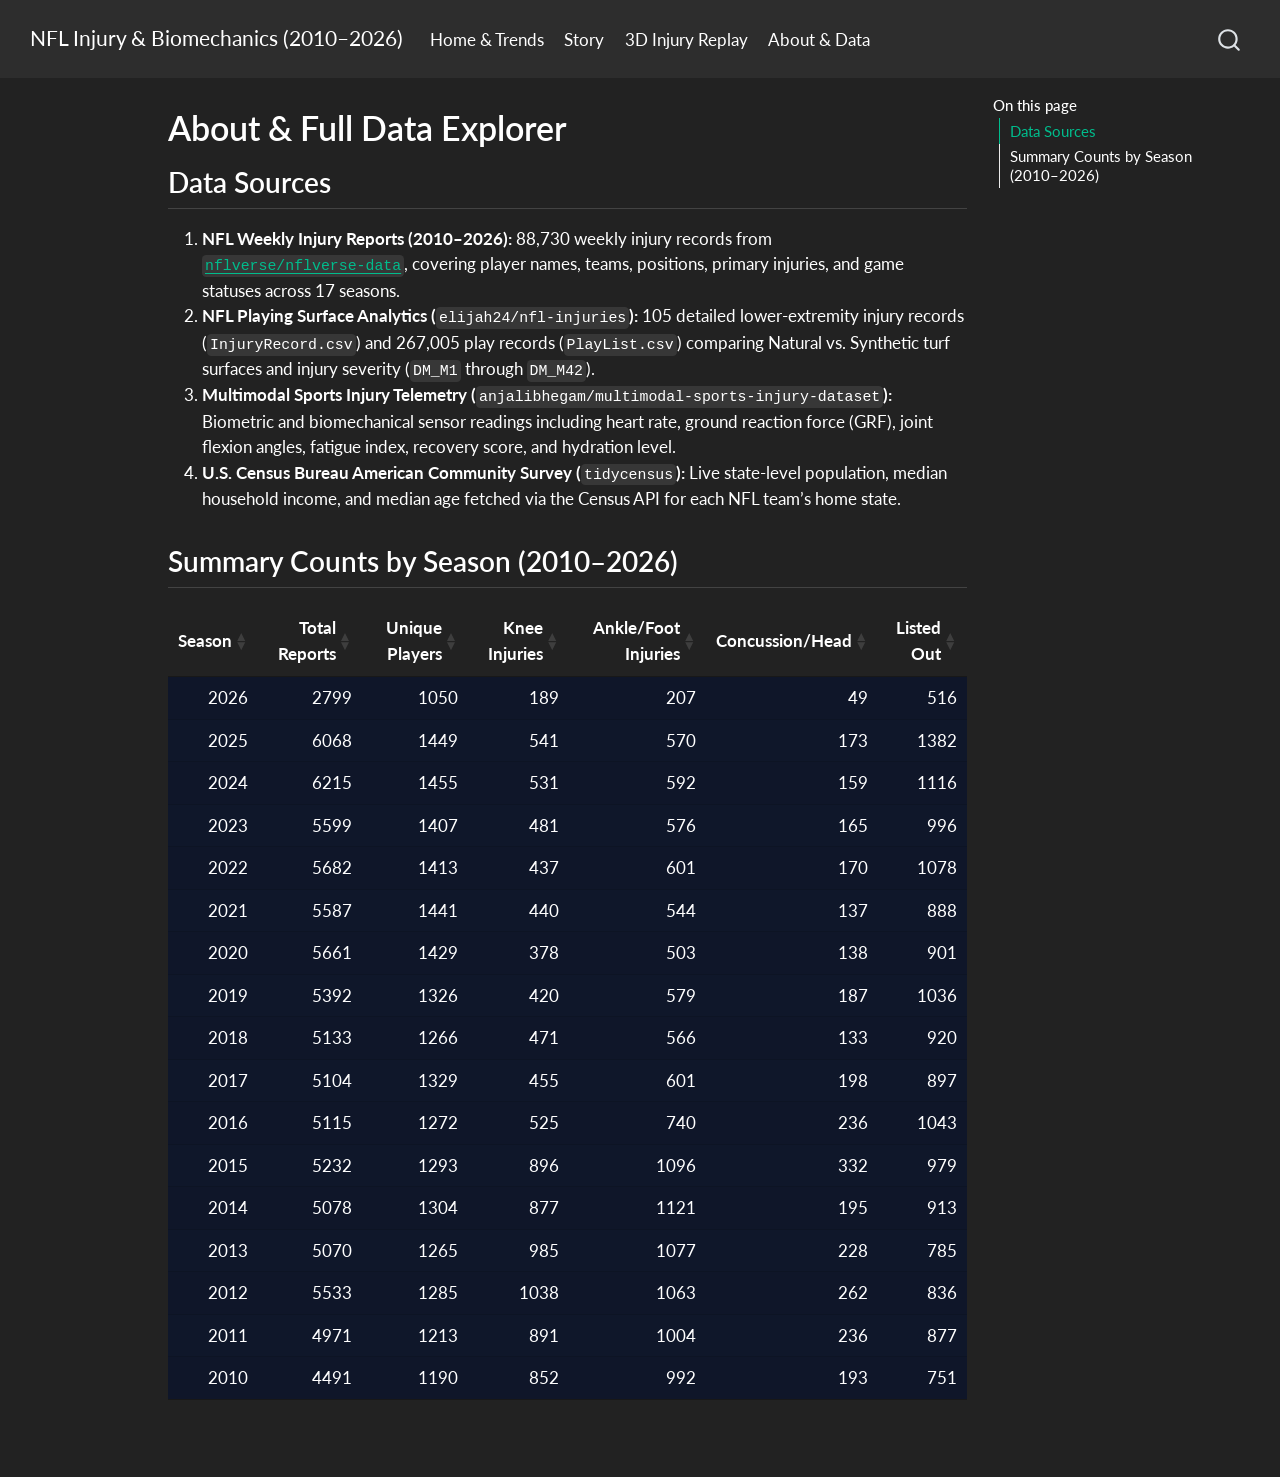
<file: about.html>
<!DOCTYPE html>
<html xmlns="http://www.w3.org/1999/xhtml" lang="en" xml:lang="en"><head>

<meta charset="utf-8">
<meta name="generator" content="quarto-1.10.19">

<meta name="viewport" content="width=device-width, initial-scale=1.0, user-scalable=yes">


<title>About &amp; Full Data Explorer – NFL Injury &amp; Biomechanics (2010–2026)</title>
<style>
/* Default styles provided by pandoc.
** See https://pandoc.org/MANUAL.html#variables-for-html for config info.
*/
span.smallcaps{font-variant: small-caps;}
div.columns{display: flex; gap: 1.5em;}
div.column{flex: auto;}
@media screen {
div.columns{gap: min(4vw, 1.5em);}
div.column{overflow-x: auto;}
}
div.hanging-indent{margin-left: 1.5em; text-indent: -1.5em;}
ul.task-list{list-style: none;}
ul.task-list li input[type="checkbox"] {
  width: 0.8em;
  margin: 0 0.8em 0.2em -1em; /* quarto-specific, see https://github.com/quarto-dev/quarto-cli/issues/4556 */ 
  vertical-align: middle;
}
</style>


<script src="site_libs/quarto-nav/quarto-nav.js"></script>
<script src="site_libs/quarto-nav/headroom.min.js"></script>
<script src="site_libs/clipboard/clipboard.min.js"></script>
<script src="site_libs/quarto-search/autocomplete.umd.js"></script>
<script src="site_libs/quarto-search/fuse.min.js"></script>
<script src="site_libs/quarto-search/quarto-search.js"></script>
<meta name="quarto:offset" content="./">
<script src="site_libs/quarto-html/quarto.js" type="module"></script>
<script src="site_libs/quarto-html/tabsets/tabsets.js" type="module"></script>
<script src="site_libs/quarto-html/popper.min.js"></script>
<script src="site_libs/quarto-html/tippy.umd.min.js"></script>
<script src="site_libs/quarto-html/anchor.min.js"></script>
<link href="site_libs/quarto-html/tippy.css" rel="stylesheet">
<link href="site_libs/quarto-html/quarto-syntax-highlighting-dark-b626d73c4c936ccc3cb08be7d45d1df6.css" rel="stylesheet" id="quarto-text-highlighting-styles">
<script src="site_libs/bootstrap/bootstrap.min.js"></script>
<link href="site_libs/bootstrap/bootstrap-icons.css" rel="stylesheet">
<link href="site_libs/bootstrap/bootstrap-f3a53b03a8948656f69ce29a067f4b06.min.css" rel="stylesheet" append-hash="true" id="quarto-bootstrap" data-mode="dark">
<script id="quarto-search-options" type="application/json">{
  "location": "navbar",
  "copy-button": false,
  "collapse-after": 3,
  "panel-placement": "end",
  "type": "overlay",
  "limit": 50,
  "keyboard-shortcut": [
    "f",
    "/",
    "s"
  ],
  "show-item-context": false,
  "language": {
    "search-no-results-text": "No results",
    "search-matching-documents-text": "matching documents",
    "search-copy-link-title": "Copy link to search",
    "search-hide-matches-text": "Hide additional matches",
    "search-more-match-text": "more match in this document",
    "search-more-matches-text": "more matches in this document",
    "search-clear-button-title": "Clear",
    "search-text-placeholder": "",
    "search-detached-cancel-button-title": "Cancel",
    "search-submit-button-title": "Submit",
    "search-label": "Search"
  }
}</script>
<link href="site_libs/htmltools-fill-0.5.9/fill.css" rel="stylesheet">
<script src="site_libs/htmlwidgets-1.6.4/htmlwidgets.js"></script>
<link href="site_libs/datatables-css-0.0.0/datatables-crosstalk.css" rel="stylesheet">
<script src="site_libs/datatables-binding-0.34.0/datatables.js"></script>
<script src="site_libs/jquery-3.6.0/jquery-3.6.0.min.js"></script>
<link href="site_libs/dt-core-1.13.6/css/jquery.dataTables.min.css" rel="stylesheet">
<link href="site_libs/dt-core-1.13.6/css/jquery.dataTables.extra.css" rel="stylesheet">
<script src="site_libs/dt-core-1.13.6/js/jquery.dataTables.min.js"></script>
<link href="site_libs/crosstalk-1.2.2/css/crosstalk.min.css" rel="stylesheet">
<script src="site_libs/crosstalk-1.2.2/js/crosstalk.min.js"></script>


<link rel="stylesheet" href="styles.css">
</head>

<body class="nav-fixed quarto-light">

<div id="quarto-search-results"></div>
  <header id="quarto-header" class="headroom fixed-top">
    <nav class="navbar navbar-expand-lg " data-bs-theme="dark">
      <div class="navbar-container container-fluid">
      <div class="navbar-brand-container mx-auto">
    <a class="navbar-brand" href="./index.html">
    <span class="navbar-title">NFL Injury &amp; Biomechanics (2010–2026)</span>
    </a>
  </div>
            <div id="quarto-search" class="" title="Search"></div>
          <button class="navbar-toggler" type="button" data-bs-toggle="collapse" data-bs-target="#navbarCollapse" aria-controls="navbarCollapse" role="menu" aria-expanded="false" aria-label="Toggle navigation" onclick="if (window.quartoToggleHeadroom) { window.quartoToggleHeadroom(); }">
  <span class="navbar-toggler-icon"></span>
</button>
          <div class="collapse navbar-collapse" id="navbarCollapse">
            <ul class="navbar-nav navbar-nav-scroll me-auto">
  <li class="nav-item">
    <a class="nav-link" href="./index.html"> 
<span class="menu-text">Home &amp; Trends</span></a>
  </li>  
  <li class="nav-item">
    <a class="nav-link" href="./story.html"> 
<span class="menu-text">Story</span></a>
  </li>  
  <li class="nav-item">
    <a class="nav-link" href="./analysis.html"> 
<span class="menu-text">3D Injury Replay</span></a>
  </li>  
  <li class="nav-item">
    <a class="nav-link active" href="./about.html" aria-current="page"> 
<span class="menu-text">About &amp; Data</span></a>
  </li>  
</ul>
          </div> <!-- /navcollapse -->
            <div class="quarto-navbar-tools">
</div>
      </div> <!-- /container-fluid -->
    </nav>
</header>
<!-- content -->
<div id="quarto-content" class="quarto-container page-columns page-rows-contents page-layout-article page-navbar">
<!-- sidebar -->
<!-- margin-sidebar -->
    <div id="quarto-margin-sidebar" class="sidebar margin-sidebar">
        <nav id="TOC" role="doc-toc" class="toc-active">
    <h2 id="toc-title">On this page</h2>
   
  <ul>
  <li><a href="#data-sources" id="toc-data-sources" class="nav-link active" data-scroll-target="#data-sources">Data Sources</a></li>
  <li><a href="#summary-counts-by-season-20102026" id="toc-summary-counts-by-season-20102026" class="nav-link" data-scroll-target="#summary-counts-by-season-20102026">Summary Counts by Season (2010–2026)</a></li>
  </ul>
</nav>
    </div>
<!-- main -->
<main class="content" id="quarto-document-content">

<header id="title-block-header" class="quarto-title-block default">
<div class="quarto-title">
<h1 class="title">About &amp; Full Data Explorer</h1>
</div>



<div class="quarto-title-meta">

    
  
    
  </div>
  


</header>


<section id="data-sources" class="level2">
<h2 class="anchored" data-anchor-id="data-sources">Data Sources</h2>
<ol type="1">
<li><strong>NFL Weekly Injury Reports (2010–2026):</strong> 88,730 weekly injury records from <a href="https://github.com/nflverse/nflverse-data/releases/tag/injuries"><code>nflverse/nflverse-data</code></a>, covering player names, teams, positions, primary injuries, and game statuses across 17 seasons.</li>
<li><strong>NFL Playing Surface Analytics (<code>elijah24/nfl-injuries</code>):</strong> 105 detailed lower-extremity injury records (<code>InjuryRecord.csv</code>) and 267,005 play records (<code>PlayList.csv</code>) comparing Natural vs.&nbsp;Synthetic turf surfaces and injury severity (<code>DM_M1</code> through <code>DM_M42</code>).</li>
<li><strong>Multimodal Sports Injury Telemetry (<code>anjalibhegam/multimodal-sports-injury-dataset</code>):</strong> Biometric and biomechanical sensor readings including heart rate, ground reaction force (GRF), joint flexion angles, fatigue index, recovery score, and hydration level.</li>
<li><strong>U.S. Census Bureau American Community Survey (<code>tidycensus</code>):</strong> Live state-level population, median household income, and median age fetched via the Census API for each NFL team’s home state.</li>
</ol>
</section>
<section id="summary-counts-by-season-20102026" class="level2">
<h2 class="anchored" data-anchor-id="summary-counts-by-season-20102026">Summary Counts by Season (2010–2026)</h2>
<div class="cell">
<div class="cell-output-display">
<div class="datatables html-widget html-fill-item" id="htmlwidget-0424e6fded26d60e7c47" style="width:100%;height:auto;"></div>
<script type="application/json" data-for="htmlwidget-0424e6fded26d60e7c47">{"x":{"filter":"none","vertical":false,"data":[[2026,2025,2024,2023,2022,2021,2020,2019,2018,2017,2016,2015,2014,2013,2012,2011,2010,2009,2008,2007,2006,2005,2004,2003,2002,2001,2000],[2799,6068,6215,5599,5682,5587,5661,5392,5133,5104,5115,5232,5078,5070,5533,4971,4491,4785,4720,4655,4590,4525,4460,4395,4330,4265,4200],[1050,1449,1455,1407,1413,1441,1429,1326,1266,1329,1272,1293,1304,1265,1285,1213,1190,1512,1531,1492,1469,1459,1479,1447,1461,1487,1445],[189,541,531,481,437,440,378,420,471,455,525,896,877,985,1038,891,852,839,891,854,861,916,809,810,846,780,761],[207,570,592,576,601,544,503,579,566,601,740,1096,1121,1077,1063,1004,992,990,964,968,875,891,884,910,920,916,855],[49,173,159,165,170,137,138,187,133,198,236,332,195,228,262,236,193,233,202,216,202,195,232,216,224,181,188],[516,1382,1116,996,1078,888,901,1036,920,897,1043,979,913,785,836,877,751,796,782,773,778,706,732,698,719,709,710]],"container":"<table class=\"display\">\n  <thead>\n    <tr>\n      <th>Season<\/th>\n      <th>Total Reports<\/th>\n      <th>Unique Players<\/th>\n      <th>Knee Injuries<\/th>\n      <th>Ankle/Foot Injuries<\/th>\n      <th>Concussion/Head<\/th>\n      <th>Listed Out<\/th>\n    <\/tr>\n  <\/thead>\n<\/table>","options":{"pageLength":17,"dom":"t","columnDefs":[{"className":"dt-right","targets":[0,1,2,3,4,5,6]},{"name":"Season","targets":0},{"name":"Total Reports","targets":1},{"name":"Unique Players","targets":2},{"name":"Knee Injuries","targets":3},{"name":"Ankle/Foot Injuries","targets":4},{"name":"Concussion/Head","targets":5},{"name":"Listed Out","targets":6}],"order":[],"autoWidth":false,"orderClasses":false,"lengthMenu":[10,17,25,50,100]}},"evals":[],"jsHooks":[]}</script>
</div>
</div>


</section>

</main> <!-- /main -->
<script id="quarto-html-after-body" type="application/javascript">
  window.document.addEventListener("DOMContentLoaded", function (event) {
    const icon = "";
    const anchorJS = new window.AnchorJS();
    anchorJS.options = {
      placement: 'right',
      icon: icon
    };
    anchorJS.add('.anchored');
    const isCodeAnnotation = (el) => {
      for (const clz of el.classList) {
        if (clz.startsWith('code-annotation-')) {                     
          return true;
        }
      }
      return false;
    }
    const onCopySuccess = function(e) {
      // button target
      const button = e.trigger;
      // don't keep focus
      button.blur();
      // flash "checked"
      button.classList.add('code-copy-button-checked');
      var currentTitle = button.getAttribute("title");
      button.setAttribute("title", "Copied!");
      let tooltip;
      if (window.bootstrap) {
        button.setAttribute("data-bs-toggle", "tooltip");
        button.setAttribute("data-bs-placement", "left");
        button.setAttribute("data-bs-title", "Copied!");
        tooltip = new bootstrap.Tooltip(button, 
          { trigger: "manual", 
            customClass: "code-copy-button-tooltip",
            offset: [0, -8]});
        tooltip.show();    
      }
      setTimeout(function() {
        if (tooltip) {
          tooltip.hide();
          button.removeAttribute("data-bs-title");
          button.removeAttribute("data-bs-toggle");
          button.removeAttribute("data-bs-placement");
        }
        button.setAttribute("title", currentTitle);
        button.classList.remove('code-copy-button-checked');
      }, 1000);
      // clear code selection
      e.clearSelection();
    }
    const getTextToCopy = function(trigger) {
      const outerScaffold = trigger.parentElement.cloneNode(true);
      const codeEl = outerScaffold.querySelector('code');
      for (const childEl of codeEl.children) {
        if (isCodeAnnotation(childEl)) {
          childEl.remove();
        }
      }
      return codeEl.innerText;
    }
    const clipboard = new window.ClipboardJS('.code-copy-button:not([data-in-quarto-modal])', {
      text: getTextToCopy
    });
    clipboard.on('success', onCopySuccess);
    if (window.document.getElementById('quarto-embedded-source-code-modal')) {
      const clipboardModal = new window.ClipboardJS('.code-copy-button[data-in-quarto-modal]', {
        text: getTextToCopy,
        container: window.document.getElementById('quarto-embedded-source-code-modal')
      });
      clipboardModal.on('success', onCopySuccess);
    }
      var localhostRegex = new RegExp(/^(?:http|https):\/\/localhost\:?[0-9]*\//);
      var mailtoRegex = new RegExp(/^mailto:/);
        var filterRegex = new RegExp("https:\/\/GWoodard28\.github\.io\/NFL-Injuries\/");
      var isInternal = (href) => {
          return filterRegex.test(href) || localhostRegex.test(href) || mailtoRegex.test(href);
      }
      // Inspect non-navigation links and adorn them if external
     var links = window.document.querySelectorAll('a[href]:not(.nav-link):not(.navbar-brand):not(.toc-action):not(.sidebar-link):not(.sidebar-item-toggle):not(.pagination-link):not(.no-external):not([aria-hidden]):not(.dropdown-item):not(.quarto-navigation-tool):not(.about-link)');
      for (var i=0; i<links.length; i++) {
        const link = links[i];
        if (!isInternal(link.href)) {
          // undo the damage that might have been done by quarto-nav.js in the case of
          // links that we want to consider external
          if (link.dataset.originalHref !== undefined) {
            link.href = link.dataset.originalHref;
          }
        }
      }
    function tippyHover(el, contentFn, onTriggerFn, onUntriggerFn) {
      const config = {
        allowHTML: true,
        maxWidth: 500,
        delay: 100,
        arrow: false,
        appendTo: function(el) {
            return el.parentElement;
        },
        interactive: true,
        interactiveBorder: 10,
        theme: 'quarto',
        placement: 'bottom-start',
      };
      if (contentFn) {
        config.content = contentFn;
      }
      if (onTriggerFn) {
        config.onTrigger = onTriggerFn;
      }
      if (onUntriggerFn) {
        config.onUntrigger = onUntriggerFn;
      }
      window.tippy(el, config); 
    }
    const noterefs = window.document.querySelectorAll('a[role="doc-noteref"]');
    for (var i=0; i<noterefs.length; i++) {
      const ref = noterefs[i];
      tippyHover(ref, function() {
        // use id or data attribute instead here
        let href = ref.getAttribute('data-footnote-href') || ref.getAttribute('href');
        try { href = new URL(href).hash; } catch {}
        const id = href.replace(/^#\/?/, "");
        const note = window.document.getElementById(id);
        if (note) {
          return note.innerHTML;
        } else {
          return "";
        }
      });
    }
    const xrefs = window.document.querySelectorAll('a.quarto-xref');
    const processXRef = (id, note) => {
      // Strip column container classes
      const stripColumnClz = (el) => {
        el.classList.remove("page-full", "page-columns");
        if (el.children) {
          for (const child of el.children) {
            stripColumnClz(child);
          }
        }
      }
      stripColumnClz(note)
      if (id === null || id.startsWith('sec-')) {
        // Special case sections, only their first couple elements
        const container = document.createElement("div");
        if (note.children && note.children.length > 2) {
          container.appendChild(note.children[0].cloneNode(true));
          for (let i = 1; i < note.children.length; i++) {
            const child = note.children[i];
            if (child.tagName === "P" && child.innerText === "") {
              continue;
            } else {
              container.appendChild(child.cloneNode(true));
              break;
            }
          }
          if (window.Quarto?.typesetMath) {
            window.Quarto.typesetMath(container);
          }
          return container.innerHTML
        } else {
          if (window.Quarto?.typesetMath) {
            window.Quarto.typesetMath(note);
          }
          return note.innerHTML;
        }
      } else {
        // Remove any anchor links if they are present
        const anchorLink = note.querySelector('a.anchorjs-link');
        if (anchorLink) {
          anchorLink.remove();
        }
        if (window.Quarto?.typesetMath) {
          window.Quarto.typesetMath(note);
        }
        if (note.classList.contains("callout")) {
          return note.outerHTML;
        } else {
          return note.innerHTML;
        }
      }
    }
    for (var i=0; i<xrefs.length; i++) {
      const xref = xrefs[i];
      tippyHover(xref, undefined, function(instance) {
        instance.disable();
        let url = xref.getAttribute('href');
        let hash = undefined; 
        if (url.startsWith('#')) {
          hash = url;
        } else {
          try { hash = new URL(url).hash; } catch {}
        }
        if (hash) {
          const id = hash.replace(/^#\/?/, "");
          const note = window.document.getElementById(id);
          if (note !== null) {
            try {
              const html = processXRef(id, note.cloneNode(true));
              instance.setContent(html);
            } finally {
              instance.enable();
              instance.show();
            }
          } else {
            // See if we can fetch this
            fetch(url.split('#')[0])
            .then(res => res.text())
            .then(html => {
              const parser = new DOMParser();
              const htmlDoc = parser.parseFromString(html, "text/html");
              const note = htmlDoc.getElementById(id);
              if (note !== null) {
                const html = processXRef(id, note);
                instance.setContent(html);
              } 
            }).finally(() => {
              instance.enable();
              instance.show();
            });
          }
        } else {
          // See if we can fetch a full url (with no hash to target)
          // This is a special case and we should probably do some content thinning / targeting
          fetch(url)
          .then(res => res.text())
          .then(html => {
            const parser = new DOMParser();
            const htmlDoc = parser.parseFromString(html, "text/html");
            const note = htmlDoc.querySelector('main.content');
            if (note !== null) {
              // This should only happen for chapter cross references
              // (since there is no id in the URL)
              // remove the first header
              if (note.children.length > 0 && note.children[0].tagName === "HEADER") {
                note.children[0].remove();
              }
              const html = processXRef(null, note);
              instance.setContent(html);
            } 
          }).finally(() => {
            instance.enable();
            instance.show();
          });
        }
      }, function(instance) {
      });
    }
        let selectedAnnoteEl;
        const selectorForAnnotation = ( cell, annotation) => {
          let cellAttr = 'data-code-cell="' + cell + '"';
          let lineAttr = 'data-code-annotation="' +  annotation + '"';
          const selector = 'span[' + cellAttr + '][' + lineAttr + ']';
          return selector;
        }
        const selectCodeLines = (annoteEl) => {
          const doc = window.document;
          const targetCell = annoteEl.getAttribute("data-target-cell");
          const targetAnnotation = annoteEl.getAttribute("data-target-annotation");
          const annoteSpan = window.document.querySelector(selectorForAnnotation(targetCell, targetAnnotation));
          const lines = annoteSpan.getAttribute("data-code-lines").split(",");
          const lineIds = lines.map((line) => {
            return targetCell + "-" + line;
          })
          let top = null;
          let height = null;
          let parent = null;
          if (lineIds.length > 0) {
              //compute the position of the single el (top and bottom and make a div)
              const el = window.document.getElementById(lineIds[0]);
              top = el.offsetTop;
              height = el.offsetHeight;
              parent = el.parentElement.parentElement;
            if (lineIds.length > 1) {
              const lastEl = window.document.getElementById(lineIds[lineIds.length - 1]);
              const bottom = lastEl.offsetTop + lastEl.offsetHeight;
              height = bottom - top;
            }
            if (top !== null && height !== null && parent !== null) {
              // cook up a div (if necessary) and position it 
              let div = window.document.getElementById("code-annotation-line-highlight");
              if (div === null) {
                div = window.document.createElement("div");
                div.setAttribute("id", "code-annotation-line-highlight");
                div.style.position = 'absolute';
                parent.appendChild(div);
              }
              div.style.top = top - 2 + "px";
              div.style.height = height + 4 + "px";
              div.style.left = 0;
              let gutterDiv = window.document.getElementById("code-annotation-line-highlight-gutter");
              if (gutterDiv === null) {
                gutterDiv = window.document.createElement("div");
                gutterDiv.setAttribute("id", "code-annotation-line-highlight-gutter");
                gutterDiv.style.position = 'absolute';
                const codeCell = window.document.getElementById(targetCell);
                const gutter = codeCell.querySelector('.code-annotation-gutter');
                gutter.appendChild(gutterDiv);
              }
              gutterDiv.style.top = top - 2 + "px";
              gutterDiv.style.height = height + 4 + "px";
            }
            selectedAnnoteEl = annoteEl;
          }
        };
        const unselectCodeLines = () => {
          const elementsIds = ["code-annotation-line-highlight", "code-annotation-line-highlight-gutter"];
          elementsIds.forEach((elId) => {
            const div = window.document.getElementById(elId);
            if (div) {
              div.remove();
            }
          });
          selectedAnnoteEl = undefined;
        };
          // Handle positioning of the toggle
      window.addEventListener(
        "resize",
        throttle(() => {
          elRect = undefined;
          if (selectedAnnoteEl) {
            selectCodeLines(selectedAnnoteEl);
          }
        }, 10)
      );
      function throttle(fn, ms) {
      let throttle = false;
      let timer;
        return (...args) => {
          if(!throttle) { // first call gets through
              fn.apply(this, args);
              throttle = true;
          } else { // all the others get throttled
              if(timer) clearTimeout(timer); // cancel #2
              timer = setTimeout(() => {
                fn.apply(this, args);
                timer = throttle = false;
              }, ms);
          }
        };
      }
        // Attach click handler to the DT
        const annoteDls = window.document.querySelectorAll('dt[data-target-cell]');
        for (const annoteDlNode of annoteDls) {
          annoteDlNode.addEventListener('click', (event) => {
            const clickedEl = event.target;
            if (clickedEl !== selectedAnnoteEl) {
              unselectCodeLines();
              const activeEl = window.document.querySelector('dt[data-target-cell].code-annotation-active');
              if (activeEl) {
                activeEl.classList.remove('code-annotation-active');
              }
              selectCodeLines(clickedEl);
              clickedEl.classList.add('code-annotation-active');
            } else {
              // Unselect the line
              unselectCodeLines();
              clickedEl.classList.remove('code-annotation-active');
            }
          });
        }
    const findCites = (el) => {
      const parentEl = el.parentElement;
      if (parentEl) {
        const cites = parentEl.dataset.cites;
        if (cites) {
          return {
            el,
            cites: cites.split(' ')
          };
        } else {
          return findCites(el.parentElement)
        }
      } else {
        return undefined;
      }
    };
    var bibliorefs = window.document.querySelectorAll('a[role="doc-biblioref"]');
    for (var i=0; i<bibliorefs.length; i++) {
      const ref = bibliorefs[i];
      const citeInfo = findCites(ref);
      if (citeInfo) {
        tippyHover(citeInfo.el, function() {
          var popup = window.document.createElement('div');
          citeInfo.cites.forEach(function(cite) {
            var citeDiv = window.document.createElement('div');
            citeDiv.classList.add('hanging-indent');
            citeDiv.classList.add('csl-entry');
            var biblioDiv = window.document.getElementById('ref-' + cite);
            if (biblioDiv) {
              citeDiv.innerHTML = biblioDiv.innerHTML;
            }
            popup.appendChild(citeDiv);
          });
          return popup.innerHTML;
        });
      }
    }
  });
  </script>
</div> <!-- /content -->




</body></html>
</file>
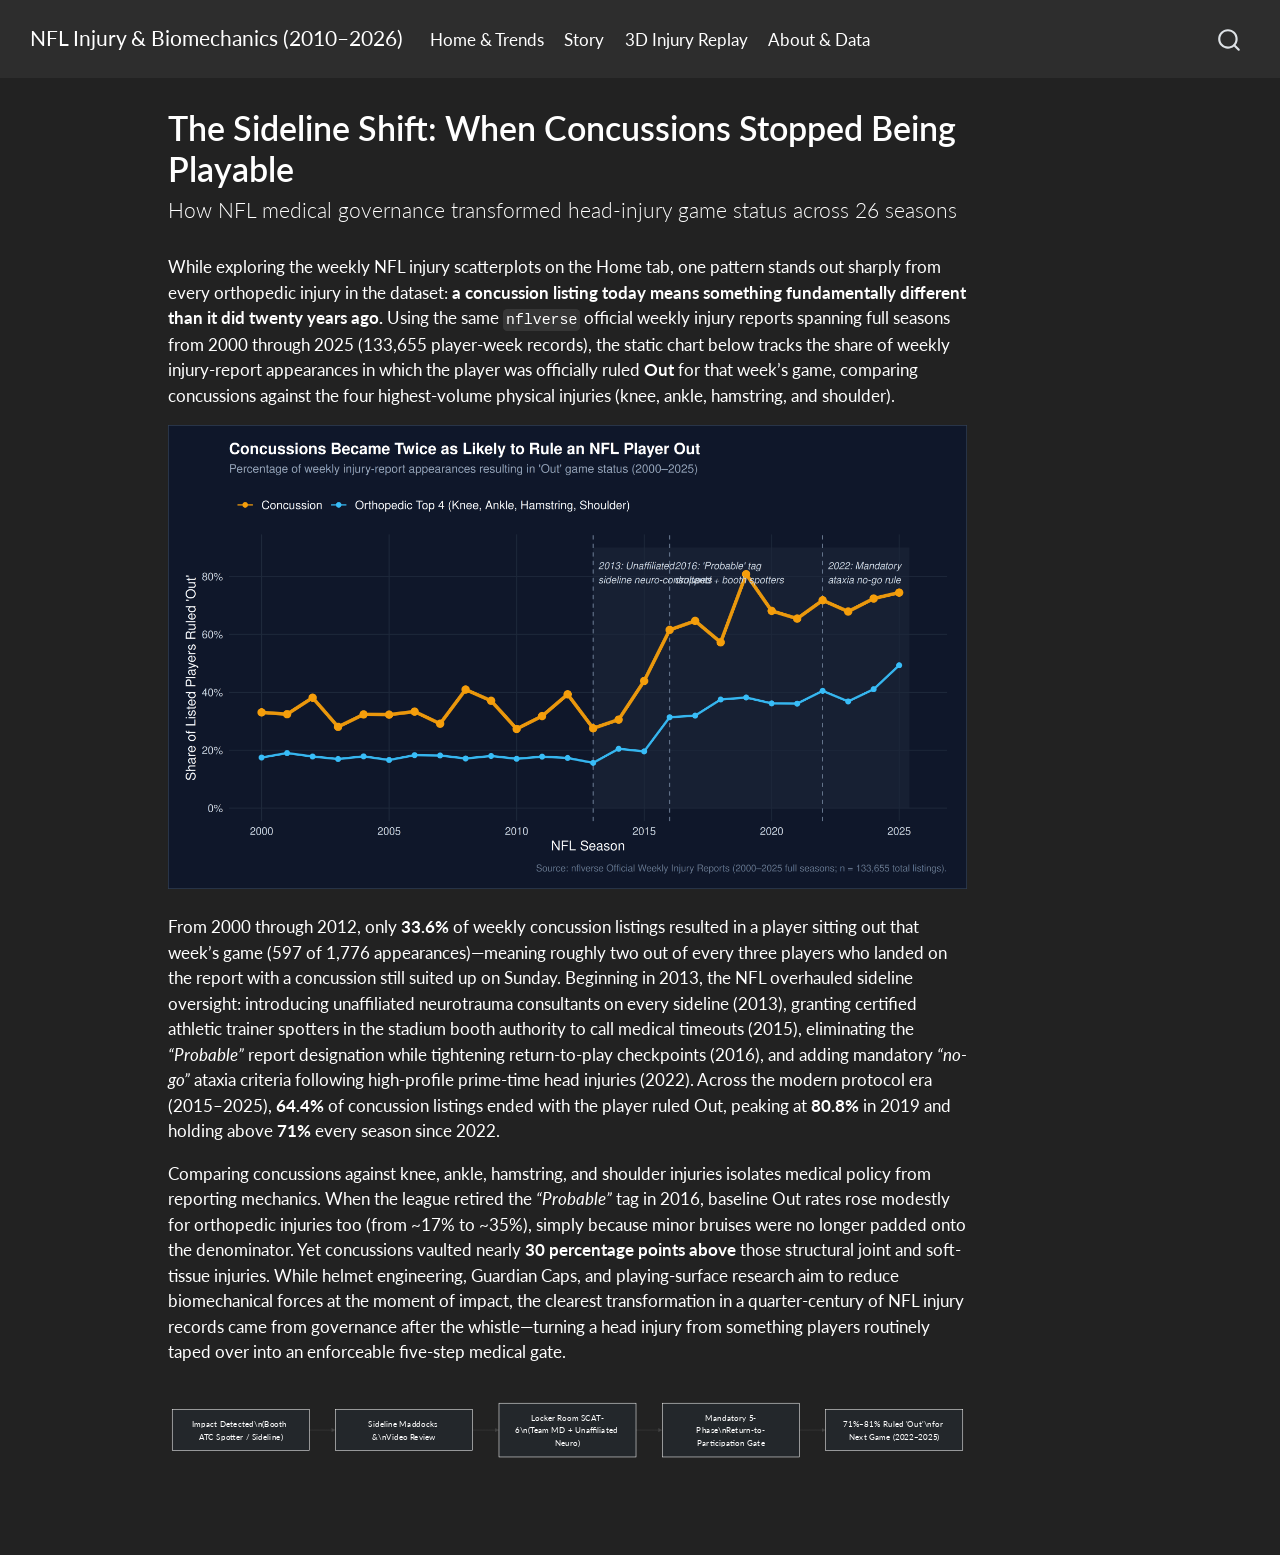
<file: story.html>
<!DOCTYPE html>
<html xmlns="http://www.w3.org/1999/xhtml" lang="en" xml:lang="en"><head>

<meta charset="utf-8">
<meta name="generator" content="quarto-1.10.19">

<meta name="viewport" content="width=device-width, initial-scale=1.0, user-scalable=yes">


<title>The Sideline Shift: When Concussions Stopped Being Playable – NFL Injury &amp; Biomechanics (2010–2026)</title>
<style>
/* Default styles provided by pandoc.
** See https://pandoc.org/MANUAL.html#variables-for-html for config info.
*/
span.smallcaps{font-variant: small-caps;}
div.columns{display: flex; gap: 1.5em;}
div.column{flex: auto;}
@media screen {
div.columns{gap: min(4vw, 1.5em);}
div.column{overflow-x: auto;}
}
div.hanging-indent{margin-left: 1.5em; text-indent: -1.5em;}
ul.task-list{list-style: none;}
ul.task-list li input[type="checkbox"] {
  width: 0.8em;
  margin: 0 0.8em 0.2em -1em; /* quarto-specific, see https://github.com/quarto-dev/quarto-cli/issues/4556 */ 
  vertical-align: middle;
}
</style>


<script src="site_libs/quarto-nav/quarto-nav.js"></script>
<script src="site_libs/quarto-nav/headroom.min.js"></script>
<script src="site_libs/clipboard/clipboard.min.js"></script>
<script src="site_libs/quarto-search/autocomplete.umd.js"></script>
<script src="site_libs/quarto-search/fuse.min.js"></script>
<script src="site_libs/quarto-search/quarto-search.js"></script>
<meta name="quarto:offset" content="./">
<script src="site_libs/quarto-html/quarto.js" type="module"></script>
<script src="site_libs/quarto-html/tabsets/tabsets.js" type="module"></script>
<script src="site_libs/quarto-html/popper.min.js"></script>
<script src="site_libs/quarto-html/tippy.umd.min.js"></script>
<script src="site_libs/quarto-html/anchor.min.js"></script>
<link href="site_libs/quarto-html/tippy.css" rel="stylesheet">
<link href="site_libs/quarto-html/quarto-syntax-highlighting-dark-b626d73c4c936ccc3cb08be7d45d1df6.css" rel="stylesheet" id="quarto-text-highlighting-styles">
<script src="site_libs/bootstrap/bootstrap.min.js"></script>
<link href="site_libs/bootstrap/bootstrap-icons.css" rel="stylesheet">
<link href="site_libs/bootstrap/bootstrap-f3a53b03a8948656f69ce29a067f4b06.min.css" rel="stylesheet" append-hash="true" id="quarto-bootstrap" data-mode="dark">
<script id="quarto-search-options" type="application/json">{
  "location": "navbar",
  "copy-button": false,
  "collapse-after": 3,
  "panel-placement": "end",
  "type": "overlay",
  "limit": 50,
  "keyboard-shortcut": [
    "f",
    "/",
    "s"
  ],
  "show-item-context": false,
  "language": {
    "search-no-results-text": "No results",
    "search-matching-documents-text": "matching documents",
    "search-copy-link-title": "Copy link to search",
    "search-hide-matches-text": "Hide additional matches",
    "search-more-match-text": "more match in this document",
    "search-more-matches-text": "more matches in this document",
    "search-clear-button-title": "Clear",
    "search-text-placeholder": "",
    "search-detached-cancel-button-title": "Cancel",
    "search-submit-button-title": "Submit",
    "search-label": "Search"
  }
}</script>
<script src="site_libs/quarto-diagram/mermaid.min.js"></script>
<script src="site_libs/quarto-diagram/mermaid-init.js"></script>
<link href="site_libs/quarto-diagram/mermaid.css" rel="stylesheet">


<link rel="stylesheet" href="styles.css">
</head>

<body class="nav-fixed quarto-light">

<div id="quarto-search-results"></div>
  <header id="quarto-header" class="headroom fixed-top">
    <nav class="navbar navbar-expand-lg " data-bs-theme="dark">
      <div class="navbar-container container-fluid">
      <div class="navbar-brand-container mx-auto">
    <a class="navbar-brand" href="./index.html">
    <span class="navbar-title">NFL Injury &amp; Biomechanics (2010–2026)</span>
    </a>
  </div>
            <div id="quarto-search" class="" title="Search"></div>
          <button class="navbar-toggler" type="button" data-bs-toggle="collapse" data-bs-target="#navbarCollapse" aria-controls="navbarCollapse" role="menu" aria-expanded="false" aria-label="Toggle navigation" onclick="if (window.quartoToggleHeadroom) { window.quartoToggleHeadroom(); }">
  <span class="navbar-toggler-icon"></span>
</button>
          <div class="collapse navbar-collapse" id="navbarCollapse">
            <ul class="navbar-nav navbar-nav-scroll me-auto">
  <li class="nav-item">
    <a class="nav-link" href="./index.html"> 
<span class="menu-text">Home &amp; Trends</span></a>
  </li>  
  <li class="nav-item">
    <a class="nav-link active" href="./story.html" aria-current="page"> 
<span class="menu-text">Story</span></a>
  </li>  
  <li class="nav-item">
    <a class="nav-link" href="./analysis.html"> 
<span class="menu-text">3D Injury Replay</span></a>
  </li>  
  <li class="nav-item">
    <a class="nav-link" href="./about.html"> 
<span class="menu-text">About &amp; Data</span></a>
  </li>  
</ul>
          </div> <!-- /navcollapse -->
            <div class="quarto-navbar-tools">
</div>
      </div> <!-- /container-fluid -->
    </nav>
</header>
<!-- content -->
<div id="quarto-content" class="quarto-container page-columns page-rows-contents page-layout-article page-navbar">
<!-- sidebar -->
<!-- margin-sidebar -->
    <div id="quarto-margin-sidebar" class="sidebar margin-sidebar zindex-bottom">
        
    </div>
<!-- main -->
<main class="content" id="quarto-document-content">

<header id="title-block-header" class="quarto-title-block default">
<div class="quarto-title">
<h1 class="title">The Sideline Shift: When Concussions Stopped Being Playable</h1>
<p class="subtitle lead">How NFL medical governance transformed head-injury game status across 26 seasons</p>
</div>



<div class="quarto-title-meta">

    
  
    
  </div>
  


</header>


<p>While exploring the weekly NFL injury scatterplots on the Home tab, one pattern stands out sharply from every orthopedic injury in the dataset: <strong>a concussion listing today means something fundamentally different than it did twenty years ago.</strong> Using the same <code>nflverse</code> official weekly injury reports spanning full seasons from 2000 through 2025 (133,655 player-week records), the static chart below tracks the share of weekly injury-report appearances in which the player was officially ruled <strong>Out</strong> for that week’s game, comparing concussions against the four highest-volume physical injuries (knee, ankle, hamstring, and shoulder).</p>
<div class="cell">
<div class="cell-output-display">
<div>
<figure class="figure">
<p><img src="story_files/figure-html/unnamed-chunk-2-1.png" class="img-fluid figure-img" width="3000"></p>
</figure>
</div>
</div>
</div>
<p>From 2000 through 2012, only <strong>33.6%</strong> of weekly concussion listings resulted in a player sitting out that week’s game (597 of 1,776 appearances)—meaning roughly two out of every three players who landed on the report with a concussion still suited up on Sunday. Beginning in 2013, the NFL overhauled sideline oversight: introducing unaffiliated neurotrauma consultants on every sideline (2013), granting certified athletic trainer spotters in the stadium booth authority to call medical timeouts (2015), eliminating the <em>“Probable”</em> report designation while tightening return-to-play checkpoints (2016), and adding mandatory <em>“no-go”</em> ataxia criteria following high-profile prime-time head injuries (2022). Across the modern protocol era (2015–2025), <strong>64.4%</strong> of concussion listings ended with the player ruled Out, peaking at <strong>80.8%</strong> in 2019 and holding above <strong>71%</strong> every season since 2022.</p>
<p>Comparing concussions against knee, ankle, hamstring, and shoulder injuries isolates medical policy from reporting mechanics. When the league retired the <em>“Probable”</em> tag in 2016, baseline Out rates rose modestly for orthopedic injuries too (from ~17% to ~35%), simply because minor bruises were no longer padded onto the denominator. Yet concussions vaulted nearly <strong>30 percentage points above</strong> those structural joint and soft-tissue injuries. While helmet engineering, Guardian Caps, and playing-surface research aim to reduce biomechanical forces at the moment of impact, the clearest transformation in a quarter-century of NFL injury records came from governance after the whistle—turning a head injury from something players routinely taped over into an enforceable five-step medical gate.</p>
<div class="cell" data-layout-align="default">
<div class="cell-output-display">
<div>
<p></p><figure class="figure"><p></p>
<div>
<pre class="mermaid mermaid-js">flowchart LR
    A["Impact Detected\n(Booth ATC Spotter / Sideline)"] --&gt; B["Sideline Maddocks &amp;\nVideo Review"]
    B --&gt; C["Locker Room SCAT-6\n(Team MD + Unaffiliated Neuro)"]
    C --&gt; D["Mandatory 5-Phase\nReturn-to-Participation Gate"]
    D --&gt; E["71%–81% Ruled 'Out'\nfor Next Game (2022–2025)"]
</pre>
</div>
<p></p></figure><p></p>
</div>
</div>
</div>



</main> <!-- /main -->
<script id="quarto-html-after-body" type="application/javascript">
  window.document.addEventListener("DOMContentLoaded", function (event) {
    const icon = "";
    const anchorJS = new window.AnchorJS();
    anchorJS.options = {
      placement: 'right',
      icon: icon
    };
    anchorJS.add('.anchored');
    const isCodeAnnotation = (el) => {
      for (const clz of el.classList) {
        if (clz.startsWith('code-annotation-')) {                     
          return true;
        }
      }
      return false;
    }
    const onCopySuccess = function(e) {
      // button target
      const button = e.trigger;
      // don't keep focus
      button.blur();
      // flash "checked"
      button.classList.add('code-copy-button-checked');
      var currentTitle = button.getAttribute("title");
      button.setAttribute("title", "Copied!");
      let tooltip;
      if (window.bootstrap) {
        button.setAttribute("data-bs-toggle", "tooltip");
        button.setAttribute("data-bs-placement", "left");
        button.setAttribute("data-bs-title", "Copied!");
        tooltip = new bootstrap.Tooltip(button, 
          { trigger: "manual", 
            customClass: "code-copy-button-tooltip",
            offset: [0, -8]});
        tooltip.show();    
      }
      setTimeout(function() {
        if (tooltip) {
          tooltip.hide();
          button.removeAttribute("data-bs-title");
          button.removeAttribute("data-bs-toggle");
          button.removeAttribute("data-bs-placement");
        }
        button.setAttribute("title", currentTitle);
        button.classList.remove('code-copy-button-checked');
      }, 1000);
      // clear code selection
      e.clearSelection();
    }
    const getTextToCopy = function(trigger) {
      const outerScaffold = trigger.parentElement.cloneNode(true);
      const codeEl = outerScaffold.querySelector('code');
      for (const childEl of codeEl.children) {
        if (isCodeAnnotation(childEl)) {
          childEl.remove();
        }
      }
      return codeEl.innerText;
    }
    const clipboard = new window.ClipboardJS('.code-copy-button:not([data-in-quarto-modal])', {
      text: getTextToCopy
    });
    clipboard.on('success', onCopySuccess);
    if (window.document.getElementById('quarto-embedded-source-code-modal')) {
      const clipboardModal = new window.ClipboardJS('.code-copy-button[data-in-quarto-modal]', {
        text: getTextToCopy,
        container: window.document.getElementById('quarto-embedded-source-code-modal')
      });
      clipboardModal.on('success', onCopySuccess);
    }
      var localhostRegex = new RegExp(/^(?:http|https):\/\/localhost\:?[0-9]*\//);
      var mailtoRegex = new RegExp(/^mailto:/);
        var filterRegex = new RegExp("https:\/\/GWoodard28\.github\.io\/NFL-Injuries\/");
      var isInternal = (href) => {
          return filterRegex.test(href) || localhostRegex.test(href) || mailtoRegex.test(href);
      }
      // Inspect non-navigation links and adorn them if external
     var links = window.document.querySelectorAll('a[href]:not(.nav-link):not(.navbar-brand):not(.toc-action):not(.sidebar-link):not(.sidebar-item-toggle):not(.pagination-link):not(.no-external):not([aria-hidden]):not(.dropdown-item):not(.quarto-navigation-tool):not(.about-link)');
      for (var i=0; i<links.length; i++) {
        const link = links[i];
        if (!isInternal(link.href)) {
          // undo the damage that might have been done by quarto-nav.js in the case of
          // links that we want to consider external
          if (link.dataset.originalHref !== undefined) {
            link.href = link.dataset.originalHref;
          }
        }
      }
    function tippyHover(el, contentFn, onTriggerFn, onUntriggerFn) {
      const config = {
        allowHTML: true,
        maxWidth: 500,
        delay: 100,
        arrow: false,
        appendTo: function(el) {
            return el.parentElement;
        },
        interactive: true,
        interactiveBorder: 10,
        theme: 'quarto',
        placement: 'bottom-start',
      };
      if (contentFn) {
        config.content = contentFn;
      }
      if (onTriggerFn) {
        config.onTrigger = onTriggerFn;
      }
      if (onUntriggerFn) {
        config.onUntrigger = onUntriggerFn;
      }
      window.tippy(el, config); 
    }
    const noterefs = window.document.querySelectorAll('a[role="doc-noteref"]');
    for (var i=0; i<noterefs.length; i++) {
      const ref = noterefs[i];
      tippyHover(ref, function() {
        // use id or data attribute instead here
        let href = ref.getAttribute('data-footnote-href') || ref.getAttribute('href');
        try { href = new URL(href).hash; } catch {}
        const id = href.replace(/^#\/?/, "");
        const note = window.document.getElementById(id);
        if (note) {
          return note.innerHTML;
        } else {
          return "";
        }
      });
    }
    const xrefs = window.document.querySelectorAll('a.quarto-xref');
    const processXRef = (id, note) => {
      // Strip column container classes
      const stripColumnClz = (el) => {
        el.classList.remove("page-full", "page-columns");
        if (el.children) {
          for (const child of el.children) {
            stripColumnClz(child);
          }
        }
      }
      stripColumnClz(note)
      if (id === null || id.startsWith('sec-')) {
        // Special case sections, only their first couple elements
        const container = document.createElement("div");
        if (note.children && note.children.length > 2) {
          container.appendChild(note.children[0].cloneNode(true));
          for (let i = 1; i < note.children.length; i++) {
            const child = note.children[i];
            if (child.tagName === "P" && child.innerText === "") {
              continue;
            } else {
              container.appendChild(child.cloneNode(true));
              break;
            }
          }
          if (window.Quarto?.typesetMath) {
            window.Quarto.typesetMath(container);
          }
          return container.innerHTML
        } else {
          if (window.Quarto?.typesetMath) {
            window.Quarto.typesetMath(note);
          }
          return note.innerHTML;
        }
      } else {
        // Remove any anchor links if they are present
        const anchorLink = note.querySelector('a.anchorjs-link');
        if (anchorLink) {
          anchorLink.remove();
        }
        if (window.Quarto?.typesetMath) {
          window.Quarto.typesetMath(note);
        }
        if (note.classList.contains("callout")) {
          return note.outerHTML;
        } else {
          return note.innerHTML;
        }
      }
    }
    for (var i=0; i<xrefs.length; i++) {
      const xref = xrefs[i];
      tippyHover(xref, undefined, function(instance) {
        instance.disable();
        let url = xref.getAttribute('href');
        let hash = undefined; 
        if (url.startsWith('#')) {
          hash = url;
        } else {
          try { hash = new URL(url).hash; } catch {}
        }
        if (hash) {
          const id = hash.replace(/^#\/?/, "");
          const note = window.document.getElementById(id);
          if (note !== null) {
            try {
              const html = processXRef(id, note.cloneNode(true));
              instance.setContent(html);
            } finally {
              instance.enable();
              instance.show();
            }
          } else {
            // See if we can fetch this
            fetch(url.split('#')[0])
            .then(res => res.text())
            .then(html => {
              const parser = new DOMParser();
              const htmlDoc = parser.parseFromString(html, "text/html");
              const note = htmlDoc.getElementById(id);
              if (note !== null) {
                const html = processXRef(id, note);
                instance.setContent(html);
              } 
            }).finally(() => {
              instance.enable();
              instance.show();
            });
          }
        } else {
          // See if we can fetch a full url (with no hash to target)
          // This is a special case and we should probably do some content thinning / targeting
          fetch(url)
          .then(res => res.text())
          .then(html => {
            const parser = new DOMParser();
            const htmlDoc = parser.parseFromString(html, "text/html");
            const note = htmlDoc.querySelector('main.content');
            if (note !== null) {
              // This should only happen for chapter cross references
              // (since there is no id in the URL)
              // remove the first header
              if (note.children.length > 0 && note.children[0].tagName === "HEADER") {
                note.children[0].remove();
              }
              const html = processXRef(null, note);
              instance.setContent(html);
            } 
          }).finally(() => {
            instance.enable();
            instance.show();
          });
        }
      }, function(instance) {
      });
    }
        let selectedAnnoteEl;
        const selectorForAnnotation = ( cell, annotation) => {
          let cellAttr = 'data-code-cell="' + cell + '"';
          let lineAttr = 'data-code-annotation="' +  annotation + '"';
          const selector = 'span[' + cellAttr + '][' + lineAttr + ']';
          return selector;
        }
        const selectCodeLines = (annoteEl) => {
          const doc = window.document;
          const targetCell = annoteEl.getAttribute("data-target-cell");
          const targetAnnotation = annoteEl.getAttribute("data-target-annotation");
          const annoteSpan = window.document.querySelector(selectorForAnnotation(targetCell, targetAnnotation));
          const lines = annoteSpan.getAttribute("data-code-lines").split(",");
          const lineIds = lines.map((line) => {
            return targetCell + "-" + line;
          })
          let top = null;
          let height = null;
          let parent = null;
          if (lineIds.length > 0) {
              //compute the position of the single el (top and bottom and make a div)
              const el = window.document.getElementById(lineIds[0]);
              top = el.offsetTop;
              height = el.offsetHeight;
              parent = el.parentElement.parentElement;
            if (lineIds.length > 1) {
              const lastEl = window.document.getElementById(lineIds[lineIds.length - 1]);
              const bottom = lastEl.offsetTop + lastEl.offsetHeight;
              height = bottom - top;
            }
            if (top !== null && height !== null && parent !== null) {
              // cook up a div (if necessary) and position it 
              let div = window.document.getElementById("code-annotation-line-highlight");
              if (div === null) {
                div = window.document.createElement("div");
                div.setAttribute("id", "code-annotation-line-highlight");
                div.style.position = 'absolute';
                parent.appendChild(div);
              }
              div.style.top = top - 2 + "px";
              div.style.height = height + 4 + "px";
              div.style.left = 0;
              let gutterDiv = window.document.getElementById("code-annotation-line-highlight-gutter");
              if (gutterDiv === null) {
                gutterDiv = window.document.createElement("div");
                gutterDiv.setAttribute("id", "code-annotation-line-highlight-gutter");
                gutterDiv.style.position = 'absolute';
                const codeCell = window.document.getElementById(targetCell);
                const gutter = codeCell.querySelector('.code-annotation-gutter');
                gutter.appendChild(gutterDiv);
              }
              gutterDiv.style.top = top - 2 + "px";
              gutterDiv.style.height = height + 4 + "px";
            }
            selectedAnnoteEl = annoteEl;
          }
        };
        const unselectCodeLines = () => {
          const elementsIds = ["code-annotation-line-highlight", "code-annotation-line-highlight-gutter"];
          elementsIds.forEach((elId) => {
            const div = window.document.getElementById(elId);
            if (div) {
              div.remove();
            }
          });
          selectedAnnoteEl = undefined;
        };
          // Handle positioning of the toggle
      window.addEventListener(
        "resize",
        throttle(() => {
          elRect = undefined;
          if (selectedAnnoteEl) {
            selectCodeLines(selectedAnnoteEl);
          }
        }, 10)
      );
      function throttle(fn, ms) {
      let throttle = false;
      let timer;
        return (...args) => {
          if(!throttle) { // first call gets through
              fn.apply(this, args);
              throttle = true;
          } else { // all the others get throttled
              if(timer) clearTimeout(timer); // cancel #2
              timer = setTimeout(() => {
                fn.apply(this, args);
                timer = throttle = false;
              }, ms);
          }
        };
      }
        // Attach click handler to the DT
        const annoteDls = window.document.querySelectorAll('dt[data-target-cell]');
        for (const annoteDlNode of annoteDls) {
          annoteDlNode.addEventListener('click', (event) => {
            const clickedEl = event.target;
            if (clickedEl !== selectedAnnoteEl) {
              unselectCodeLines();
              const activeEl = window.document.querySelector('dt[data-target-cell].code-annotation-active');
              if (activeEl) {
                activeEl.classList.remove('code-annotation-active');
              }
              selectCodeLines(clickedEl);
              clickedEl.classList.add('code-annotation-active');
            } else {
              // Unselect the line
              unselectCodeLines();
              clickedEl.classList.remove('code-annotation-active');
            }
          });
        }
    const findCites = (el) => {
      const parentEl = el.parentElement;
      if (parentEl) {
        const cites = parentEl.dataset.cites;
        if (cites) {
          return {
            el,
            cites: cites.split(' ')
          };
        } else {
          return findCites(el.parentElement)
        }
      } else {
        return undefined;
      }
    };
    var bibliorefs = window.document.querySelectorAll('a[role="doc-biblioref"]');
    for (var i=0; i<bibliorefs.length; i++) {
      const ref = bibliorefs[i];
      const citeInfo = findCites(ref);
      if (citeInfo) {
        tippyHover(citeInfo.el, function() {
          var popup = window.document.createElement('div');
          citeInfo.cites.forEach(function(cite) {
            var citeDiv = window.document.createElement('div');
            citeDiv.classList.add('hanging-indent');
            citeDiv.classList.add('csl-entry');
            var biblioDiv = window.document.getElementById('ref-' + cite);
            if (biblioDiv) {
              citeDiv.innerHTML = biblioDiv.innerHTML;
            }
            popup.appendChild(citeDiv);
          });
          return popup.innerHTML;
        });
      }
    }
  });
  </script>
</div> <!-- /content -->




</body></html>
</file>
<file: site_libs/quarto-html/tippy.css>
.tippy-box[data-animation=fade][data-state=hidden]{opacity:0}[data-tippy-root]{max-width:calc(100vw - 10px)}.tippy-box{position:relative;background-color:#333;color:#fff;border-radius:4px;font-size:14px;line-height:1.4;white-space:normal;outline:0;transition-property:transform,visibility,opacity}.tippy-box[data-placement^=top]>.tippy-arrow{bottom:0}.tippy-box[data-placement^=top]>.tippy-arrow:before{bottom:-7px;left:0;border-width:8px 8px 0;border-top-color:initial;transform-origin:center top}.tippy-box[data-placement^=bottom]>.tippy-arrow{top:0}.tippy-box[data-placement^=bottom]>.tippy-arrow:before{top:-7px;left:0;border-width:0 8px 8px;border-bottom-color:initial;transform-origin:center bottom}.tippy-box[data-placement^=left]>.tippy-arrow{right:0}.tippy-box[data-placement^=left]>.tippy-arrow:before{border-width:8px 0 8px 8px;border-left-color:initial;right:-7px;transform-origin:center left}.tippy-box[data-placement^=right]>.tippy-arrow{left:0}.tippy-box[data-placement^=right]>.tippy-arrow:before{left:-7px;border-width:8px 8px 8px 0;border-right-color:initial;transform-origin:center right}.tippy-box[data-inertia][data-state=visible]{transition-timing-function:cubic-bezier(.54,1.5,.38,1.11)}.tippy-arrow{width:16px;height:16px;color:#333}.tippy-arrow:before{content:"";position:absolute;border-color:transparent;border-style:solid}.tippy-content{position:relative;padding:5px 9px;z-index:1}
</file>
<file: site_libs/quarto-html/quarto-syntax-highlighting-dark-b626d73c4c936ccc3cb08be7d45d1df6.css>
/* quarto syntax highlight colors */
:root {
  --quarto-hl-al-color: #f07178;
  --quarto-hl-an-color: #d4d0ab;
  --quarto-hl-at-color: #00e0e0;
  --quarto-hl-bn-color: #d4d0ab;
  --quarto-hl-bu-color: #abe338;
  --quarto-hl-ch-color: #abe338;
  --quarto-hl-co-color: #f8f8f2;
  --quarto-hl-cv-color: #ffd700;
  --quarto-hl-cn-color: #ffd700;
  --quarto-hl-cf-color: #ffa07a;
  --quarto-hl-dt-color: #ffa07a;
  --quarto-hl-dv-color: #d4d0ab;
  --quarto-hl-do-color: #f8f8f2;
  --quarto-hl-er-color: #f07178;
  --quarto-hl-ex-color: #00e0e0;
  --quarto-hl-fl-color: #d4d0ab;
  --quarto-hl-fu-color: #ffa07a;
  --quarto-hl-im-color: #abe338;
  --quarto-hl-in-color: #d4d0ab;
  --quarto-hl-kw-color: #ffa07a;
  --quarto-hl-op-color: #ffa07a;
  --quarto-hl-ot-color: #00e0e0;
  --quarto-hl-pp-color: #dcc6e0;
  --quarto-hl-re-color: #00e0e0;
  --quarto-hl-sc-color: #abe338;
  --quarto-hl-ss-color: #abe338;
  --quarto-hl-st-color: #abe338;
  --quarto-hl-va-color: #00e0e0;
  --quarto-hl-vs-color: #abe338;
  --quarto-hl-wa-color: #dcc6e0;
}

/* other quarto variables */
:root {
  --quarto-font-monospace: SFMono-Regular, Menlo, Monaco, Consolas, "Liberation Mono", "Courier New", monospace;
}

/* syntax highlight based on Pandoc's rules */
pre > code.sourceCode > span {
  color: #f8f8f2;
}

code.sourceCode > span {
  color: #f8f8f2;
}

div.sourceCode,
div.sourceCode pre.sourceCode {
  color: #f8f8f2;
}

/* Normal */
code span {
  color: #f8f8f2;
}

/* Alert */
code span.al {
  color: #f07178;
}

/* Annotation */
code span.an {
  color: #d4d0ab;
}

/* Attribute */
code span.at {
  color: #00e0e0;
}

/* BaseN */
code span.bn {
  color: #d4d0ab;
}

/* BuiltIn */
code span.bu {
  color: #abe338;
}

/* ControlFlow */
code span.cf {
  font-weight: bold;
  color: #ffa07a;
}

/* Char */
code span.ch {
  color: #abe338;
}

/* Constant */
code span.cn {
  color: #ffd700;
}

/* Comment */
code span.co {
  font-style: italic;
  color: #f8f8f2;
}

/* CommentVar */
code span.cv {
  color: #ffd700;
}

/* Documentation */
code span.do {
  color: #f8f8f2;
}

/* DataType */
code span.dt {
  color: #ffa07a;
}

/* DecVal */
code span.dv {
  color: #d4d0ab;
}

/* Error */
code span.er {
  color: #f07178;
  text-decoration: underline;
}

/* Extension */
code span.ex {
  font-weight: bold;
  color: #00e0e0;
}

/* Float */
code span.fl {
  color: #d4d0ab;
}

/* Function */
code span.fu {
  color: #ffa07a;
}

/* Import */
code span.im {
  color: #abe338;
}

/* Information */
code span.in {
  color: #d4d0ab;
}

/* Keyword */
code span.kw {
  font-weight: bold;
  color: #ffa07a;
}

/* Operator */
code span.op {
  color: #ffa07a;
}

/* Other */
code span.ot {
  color: #00e0e0;
}

/* Preprocessor */
code span.pp {
  color: #dcc6e0;
}

/* RegionMarker */
code span.re {
  background-color: #f8f8f2;
  color: #00e0e0;
}

/* SpecialChar */
code span.sc {
  color: #abe338;
}

/* SpecialString */
code span.ss {
  color: #abe338;
}

/* String */
code span.st {
  color: #abe338;
}

/* Variable */
code span.va {
  color: #00e0e0;
}

/* VerbatimString */
code span.vs {
  color: #abe338;
}

/* Warning */
code span.wa {
  color: #dcc6e0;
}

.prevent-inlining {
  content: "</";
}

/*# sourceMappingURL=a269c63e8167c3ae395728e86feb0848.css.map */
</file>
<file: site_libs/htmltools-fill-0.5.9/fill.css>
@layer htmltools {
  .html-fill-container {
    display: flex;
    flex-direction: column;
    /* Prevent the container from expanding vertically or horizontally beyond its
    parent's constraints. */
    min-height: 0;
    min-width: 0;
  }
  .html-fill-container > .html-fill-item {
    /* Fill items can grow and shrink freely within
    available vertical space in fillable container */
    flex: 1 1 auto;
    min-height: 0;
    min-width: 0;
  }
  .html-fill-container > :not(.html-fill-item) {
    /* Prevent shrinking or growing of non-fill items */
    flex: 0 0 auto;
  }
}
</file>
<file: site_libs/datatables-css-0.0.0/datatables-crosstalk.css>
.dt-crosstalk-fade {
  opacity: 0.2;
}

html body div.DTS div.dataTables_scrollBody {
  background: none;
}


/*
Fix https://github.com/rstudio/DT/issues/563
If the `table.display` is set to "block" (e.g., pkgdown), the browser will display
datatable objects strangely. The search panel and the page buttons will still be
in full-width but the table body will be "compact" and shorter.
In therory, having this attributes will affect `dom="t"`
with `display: block` users. But in reality, there should be no one.
We may remove the below lines in the future if the upstream agree to have this there.
See https://github.com/DataTables/DataTablesSrc/issues/160
*/

table.dataTable {
  display: table;
}


/*
When DTOutput(fill = TRUE), it receives a .html-fill-item class (via htmltools::bindFillRole()), which effectively amounts to `flex: 1 1 auto`. That's mostly fine, but the case where `fillContainer=TRUE`+`height:auto`+`flex-basis:auto` and the container (e.g., a bslib::card()) doesn't have a defined height is a bit problematic since the table wants to fit the parent but the parent wants to fit the table, which results pretty small table height (maybe because there is a minimum height somewhere?). It seems better in this case to impose a 400px height default for the table, which we can do by setting `flex-basis` to 400px (the table is still allowed to grow/shrink when the container has an opinionated height).
*/

.html-fill-container > .html-fill-item.datatables {
  flex-basis: 400px;
}
</file>
<file: styles.css>
/* Force white font color across pages, DataTables, and inputs */
body, p, h1, h2, h3, h4, h5, h6, li, span, label, th, td,
.dataTables_wrapper,
.dataTables_wrapper .dataTables_length,
.dataTables_wrapper .dataTables_filter,
.dataTables_wrapper .dataTables_info,
.dataTables_wrapper .dataTables_processing,
.dataTables_wrapper .dataTables_paginate,
.dataTables_wrapper .dataTables_paginate .paginate_button,
table.dataTable thead th,
table.dataTable thead td,
table.dataTable tbody th,
table.dataTable tbody td {
  color: #ffffff !important;
}

table.dataTable tbody tr,
table.dataTable.stripe tbody tr.odd,
table.dataTable.display tbody tr.odd,
table.dataTable.hover tbody tr:hover,
table.dataTable.display tbody tr:hover {
  background-color: #0f172a !important;
  color: #ffffff !important;
}

.dataTables_wrapper input,
.dataTables_wrapper select,
table.dataTable thead input,
table.dataTable thead select {
  background-color: #1e293b !important;
  color: #ffffff !important;
  border: 1px solid #475569 !important;
}

.nav-tabs .nav-link,
.nav-tabs .nav-link.active {
  color: #ffffff !important;
}
</file>
<file: site_libs/quarto-diagram/mermaid.css>
.mermaidTooltip {
  position: absolute;
  text-align: center;
  max-width: 200px;
  padding: 2px;
  font-family: "trebuchet ms", verdana, arial;
  font-size: 12px;
  background: #ffffde;
  border: 1px solid #aaaa33;
  border-radius: 2px;
  pointer-events: none;
  z-index: 1000;
}
</file>
<file: site_libs/crosstalk-1.2.2/css/crosstalk.min.css>
.container-fluid.crosstalk-bscols{margin-left:-30px;margin-right:-30px;white-space:normal}body>.container-fluid.crosstalk-bscols{margin-left:auto;margin-right:auto}.crosstalk-input-checkboxgroup .crosstalk-options-group .crosstalk-options-column{display:inline-block;padding-right:12px;vertical-align:top}@media only screen and (max-width: 480px){.crosstalk-input-checkboxgroup .crosstalk-options-group .crosstalk-options-column{display:block;padding-right:inherit}}.crosstalk-input{margin-bottom:15px}.crosstalk-input .control-label{margin-bottom:0;vertical-align:middle}.crosstalk-input input[type="checkbox"]{margin:4px 0 0;margin-top:1px;line-height:normal}.crosstalk-input .checkbox{position:relative;display:block;margin-top:10px;margin-bottom:10px}.crosstalk-input .checkbox>label{padding-left:20px;margin-bottom:0;font-weight:400;cursor:pointer}.crosstalk-input .checkbox input[type="checkbox"],.crosstalk-input .checkbox-inline input[type="checkbox"]{position:absolute;margin-top:2px;margin-left:-20px}.crosstalk-input .checkbox+.checkbox{margin-top:-5px}.crosstalk-input .checkbox-inline{position:relative;display:inline-block;padding-left:20px;margin-bottom:0;font-weight:400;vertical-align:middle;cursor:pointer}.crosstalk-input .checkbox-inline+.checkbox-inline{margin-top:0;margin-left:10px}
</file>
